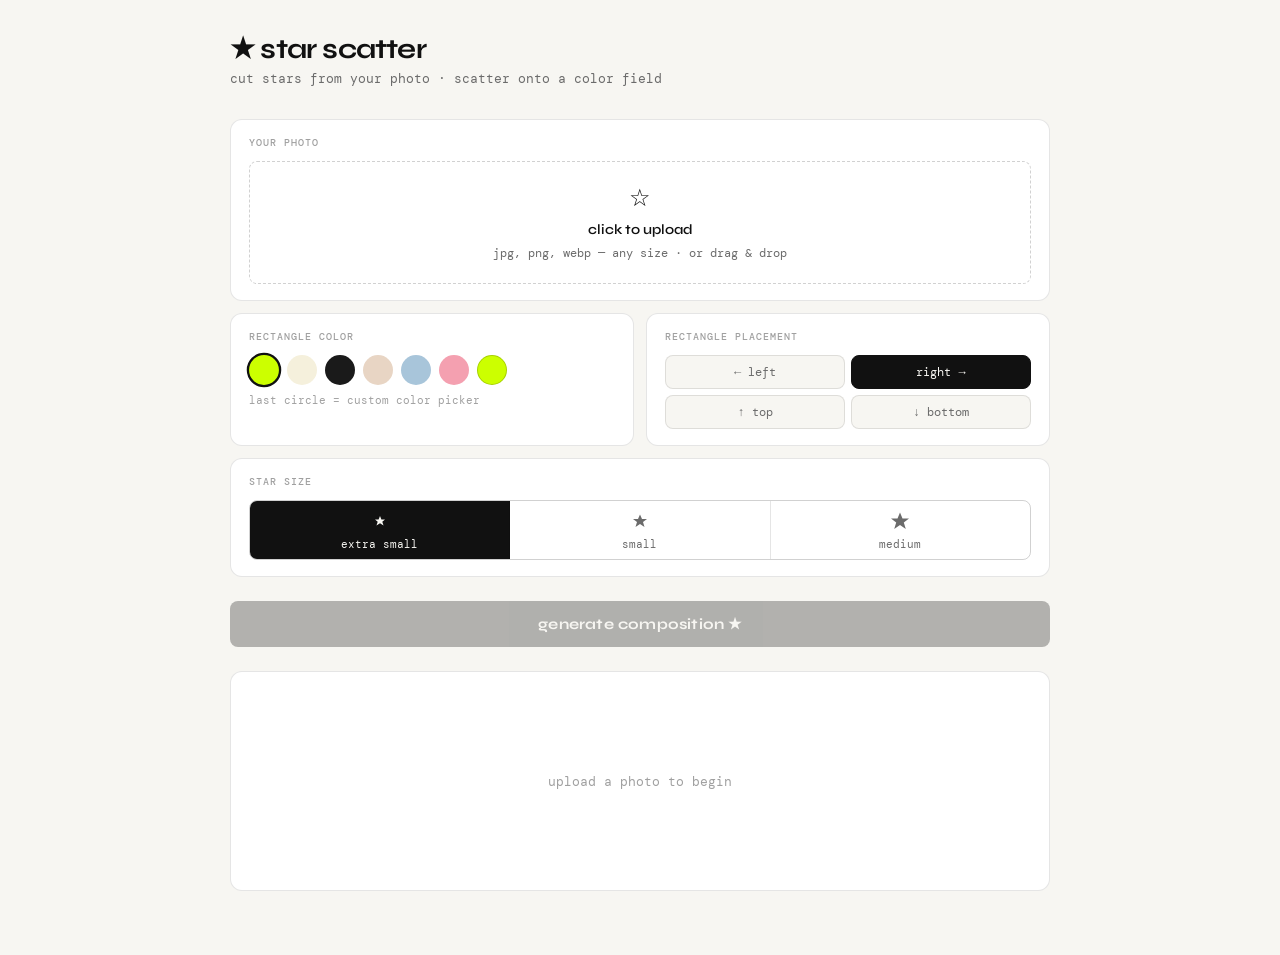
<file: index.html>
<!DOCTYPE html>
<html lang="en">
<head>
  <meta charset="UTF-8">
  <meta name="viewport" content="width=device-width, initial-scale=1.0">
  <title>☆⋆｡𖦹°‧★ star scatter</title>
  <link rel="preconnect" href="https://fonts.googleapis.com">
  <link rel="preconnect" href="https://fonts.gstatic.com" crossorigin>
  <link href="https://fonts.googleapis.com/css2?family=DM+Mono:wght@400;500&family=Syne:wght@400;600;700&display=swap" rel="stylesheet">
  <link rel="stylesheet" href="style.css">
</head>
<body>

<div class="app">
  <header>
    <h1>★ star scatter</h1>
    <p class="sub">cut stars from your photo · scatter onto a color field</p>
  </header>

  <div class="controls">

    <!-- Upload -->
    <div class="ctrl-group full">
      <div class="ctrl-label">your photo</div>
      <div class="upload-zone" id="uploadZone">
        <input type="file" id="fileIn" accept="image/*">
        <span class="upload-icon">☆</span>
        <strong class="upload-title" id="uploadLabel">click to upload</strong>
        <span class="upload-hint" id="uploadSub">jpg, png, webp — any size · or drag & drop</span>
        <img id="thumbImg" class="preview-thumb" alt="preview">
      </div>
    </div>

    <!-- Color -->
    <div class="ctrl-group">
      <div class="ctrl-label">rectangle color</div>
      <div class="color-row">
        <div class="color-swatch active" style="background:#CCFF00" data-color="#CCFF00"></div>
        <div class="color-swatch" style="background:#F5F0DC" data-color="#F5F0DC"></div>
        <div class="color-swatch" style="background:#1A1A1A" data-color="#1A1A1A"></div>
        <div class="color-swatch" style="background:#E8D5C4" data-color="#E8D5C4"></div>
        <div class="color-swatch" style="background:#A8C5DA" data-color="#A8C5DA"></div>
        <div class="color-swatch" style="background:#F4A0B0" data-color="#F4A0B0"></div>
        <div class="color-custom-wrap">
          <div class="color-custom-preview" id="customSwatch" style="background:#CCFF00"></div>
          <input type="color" id="colorPicker" value="#CCFF00" title="custom color">
        </div>
      </div>
      <p class="hint">last circle = custom color picker</p>
    </div>

    <!-- Placement -->
    <div class="ctrl-group">
      <div class="ctrl-label">rectangle placement</div>
      <div class="pos-grid">
        <div class="pos-btn" data-pos="left">← left</div>
        <div class="pos-btn active" data-pos="right">right →</div>
        <div class="pos-btn" data-pos="top">↑ top</div>
        <div class="pos-btn" data-pos="bottom">↓ bottom</div>
      </div>
    </div>

    <!-- Star size -->
    <div class="ctrl-group full">
      <div class="ctrl-label">star size</div>
      <div class="seg-row">
        <button class="seg-btn active" data-size="xs">
          <svg width="20" height="20" viewBox="0 0 20 20"><polygon points="10,5 11.4,8.5 15,8.5 12.3,10.7 13.5,14.5 10,12.3 6.5,14.5 7.7,10.7 5,8.5 8.6,8.5"/></svg>
          extra small
        </button>
        <button class="seg-btn" data-size="sm">
          <svg width="20" height="20" viewBox="0 0 20 20"><polygon points="10,3.5 12,8 17,8 13,11 14.5,16 10,13 5.5,16 7,11 3,8 8,8"/></svg>
          small
        </button>
        <button class="seg-btn" data-size="md">
          <svg width="20" height="20" viewBox="0 0 20 20"><polygon points="10,1.5 12.5,7.5 19,7.5 13.8,11.5 15.8,18 10,14 4.2,18 6.2,11.5 1,7.5 7.5,7.5"/></svg>
          medium
        </button>
      </div>
    </div>

  </div>

  <button class="gen-btn" id="genBtn" disabled>generate composition ★</button>

  <div class="canvas-wrap" id="canvasWrap">
    <canvas id="c"></canvas>
    <span class="placeholder-text" id="placeholder">upload a photo to begin</span>
  </div>

  <button class="dl-btn" id="dlBtn">↓ download image</button>
</div>

<script src="script.js"></script>

</body>
</html>
</file>
<file: style.css>
*,
*::before,
*::after {
  box-sizing: border-box;
  margin: 0;
  padding: 0;
}

:root {
  --bg: #f7f6f2;
  --surface: #ffffff;
  --border: rgba(0, 0, 0, 0.1);
  --border-mid: rgba(0, 0, 0, 0.18);
  --border-strong: rgba(0, 0, 0, 0.3);
  --text-primary: #111111;
  --text-secondary: #6b6b6b;
  --text-hint: #a0a0a0;
  --radius-md: 8px;
  --radius-lg: 12px;
}

@media (prefers-color-scheme: dark) {
  :root {
    --bg: #111111;
    --surface: #1c1c1c;
    --border: rgba(255, 255, 255, 0.08);
    --border-mid: rgba(255, 255, 255, 0.15);
    --border-strong: rgba(255, 255, 255, 0.25);
    --text-primary: #f0f0f0;
    --text-secondary: #909090;
    --text-hint: #606060;
  }
}

body {
  font-family: "Syne", sans-serif;
  background: var(--bg);
  color: var(--text-primary);
  min-height: 100vh;
  display: flex;
  justify-content: center;
  padding: 2rem 1rem 4rem;
}

.app {
  width: 100%;
  max-width: 820px;
}

header {
  margin-bottom: 2rem;
}

h1 {
  font-size: 28px;
  font-weight: 700;
  letter-spacing: -0.8px;
  color: var(--text-primary);
  margin-bottom: 4px;
}

.sub {
  font-size: 13px;
  color: var(--text-secondary);
  font-family: "DM Mono", monospace;
}

.controls {
  display: grid;
  grid-template-columns: 1fr 1fr;
  gap: 12px;
  margin-bottom: 1.5rem;
}

.ctrl-group {
  background: var(--surface);
  border: 0.5px solid var(--border);
  border-radius: var(--radius-lg);
  padding: 16px 18px;
}

.ctrl-label {
  font-size: 10px;
  font-weight: 500;
  color: var(--text-hint);
  text-transform: uppercase;
  letter-spacing: 1px;
  margin-bottom: 12px;
  font-family: "DM Mono", monospace;
}

.full {
  grid-column: 1 / -1;
}

/* Upload */
.upload-zone {
  border: 1.5px dashed var(--border-mid);
  border-radius: var(--radius-md);
  padding: 22px;
  text-align: center;
  cursor: pointer;
  transition:
    background 0.2s,
    border-color 0.2s;
}

.upload-zone:hover {
  background: var(--bg);
  border-color: var(--border-strong);
}

.upload-zone.drag-over {
  background: var(--bg);
  border-color: var(--text-primary);
}

.upload-zone input[type="file"] {
  display: none;
}

.upload-icon {
  font-size: 24px;
  margin-bottom: 8px;
  display: block;
}

.upload-title {
  font-size: 14px;
  font-weight: 600;
  color: var(--text-primary);
  display: block;
  margin-bottom: 4px;
}

.upload-hint {
  font-size: 12px;
  color: var(--text-secondary);
  font-family: "DM Mono", monospace;
}

.preview-thumb {
  max-width: 100%;
  max-height: 64px;
  border-radius: 4px;
  margin-top: 10px;
  display: none;
}

/* Color swatches */
.color-row {
  display: flex;
  gap: 8px;
  flex-wrap: wrap;
  align-items: center;
}

.color-swatch {
  width: 30px;
  height: 30px;
  border-radius: 50%;
  cursor: pointer;
  border: 2px solid transparent;
  transition:
    transform 0.15s,
    border-color 0.15s;
  flex-shrink: 0;
}

.color-swatch:hover {
  transform: scale(1.1);
}

.color-swatch.active {
  border-color: var(--text-primary);
  transform: scale(1.15);
}

.color-custom-wrap {
  position: relative;
  width: 30px;
  height: 30px;
}

.color-custom-preview {
  width: 30px;
  height: 30px;
  border-radius: 50%;
  border: 1.5px solid var(--border-mid);
  cursor: pointer;
  transition: transform 0.15s;
}

.color-custom-preview:hover {
  transform: scale(1.1);
}

.color-custom-wrap input[type="color"] {
  position: absolute;
  inset: 0;
  width: 100%;
  height: 100%;
  opacity: 0;
  cursor: pointer;
  border: none;
  padding: 0;
}

.hint {
  font-size: 11px;
  color: var(--text-hint);
  margin-top: 8px;
  font-family: "DM Mono", monospace;
}

/* Position grid */
.pos-grid {
  display: grid;
  grid-template-columns: 1fr 1fr;
  gap: 6px;
}

.pos-btn {
  background: var(--bg);
  border: 0.5px solid var(--border);
  border-radius: var(--radius-md);
  padding: 8px 10px;
  font-size: 12px;
  font-family: "DM Mono", monospace;
  cursor: pointer;
  color: var(--text-secondary);
  transition: all 0.15s;
  text-align: center;
}

.pos-btn:hover {
  background: var(--surface);
  border-color: var(--border-mid);
  color: var(--text-primary);
}

.pos-btn.active {
  background: var(--text-primary);
  color: var(--bg);
  border-color: var(--text-primary);
}

/* Size segmented control */
.seg-row {
  display: flex;
  border: 0.5px solid var(--border-mid);
  border-radius: var(--radius-md);
  overflow: hidden;
}

.seg-btn {
  flex: 1;
  background: transparent;
  border: none;
  border-right: 0.5px solid var(--border);
  padding: 10px 6px 8px;
  font-size: 11px;
  font-family: "DM Mono", monospace;
  cursor: pointer;
  color: var(--text-secondary);
  transition: all 0.15s;
  text-align: center;
  display: flex;
  flex-direction: column;
  align-items: center;
  gap: 6px;
}

.seg-btn:last-child {
  border-right: none;
}

.seg-btn:hover {
  background: var(--bg);
  color: var(--text-primary);
}

.seg-btn.active {
  background: var(--text-primary);
  color: var(--bg);
}

.seg-btn.active svg polygon,
.seg-btn.active svg path {
  fill: var(--bg);
}

.seg-btn svg polygon,
.seg-btn svg path {
  fill: var(--text-secondary);
  transition: fill 0.15s;
}

.seg-btn:hover svg polygon,
.seg-btn:hover svg path {
  fill: var(--text-primary);
}

/* Generate button */
.gen-btn {
  width: 100%;
  padding: 14px;
  background: var(--text-primary);
  color: var(--bg);
  border: none;
  border-radius: var(--radius-md);
  font-size: 15px;
  font-weight: 700;
  font-family: "Syne", sans-serif;
  cursor: pointer;
  transition:
    opacity 0.15s,
    transform 0.1s;
  margin-bottom: 1.5rem;
  letter-spacing: 0.2px;
}

.gen-btn:hover {
  opacity: 0.85;
}
.gen-btn:active {
  transform: scale(0.99);
}

.gen-btn:disabled {
  opacity: 0.3;
  cursor: not-allowed;
}

/* Canvas output */
.canvas-wrap {
  background: var(--surface);
  border: 0.5px solid var(--border);
  border-radius: var(--radius-lg);
  padding: 20px;
  display: flex;
  align-items: center;
  justify-content: center;
  min-height: 220px;
  overflow: auto;
}

#c {
  max-width: 100%;
  border-radius: 4px;
  display: none;
}

.placeholder-text {
  font-size: 13px;
  color: var(--text-hint);
  font-family: "DM Mono", monospace;
}

/* Download button */
.dl-btn {
  display: none;
  width: 100%;
  padding: 12px;
  margin-top: 10px;
  background: transparent;
  border: 0.5px solid var(--border-mid);
  border-radius: var(--radius-md);
  font-size: 13px;
  font-family: "DM Mono", monospace;
  color: var(--text-secondary);
  cursor: pointer;
  text-align: center;
  transition: all 0.15s;
}

.dl-btn:hover {
  color: var(--text-primary);
  border-color: var(--border-strong);
  background: var(--bg);
}

@media (max-width: 560px) {
  .controls {
    grid-template-columns: 1fr;
  }
  .full {
    grid-column: 1;
  }
  h1 {
    font-size: 22px;
  }
}
</file>
